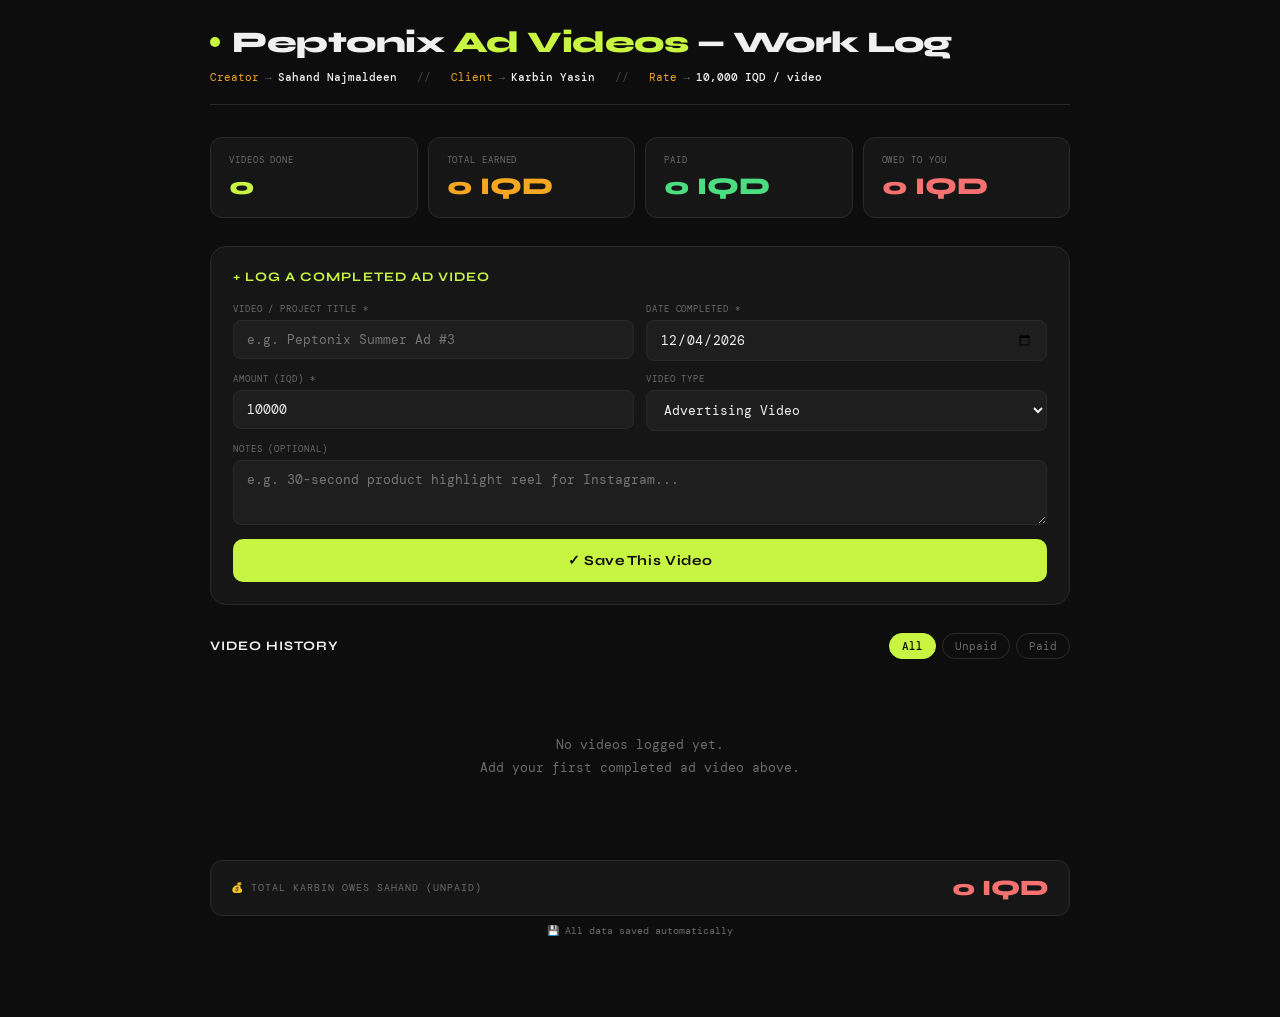
<file: original_repo.html>
<!DOCTYPE html>
<html lang="en">
<head>
<meta charset="UTF-8">
<meta name="viewport" content="width=device-width, initial-scale=1.0">
<title>Peptonix Ad Videos — Work Log</title>
<link href="https://fonts.googleapis.com/css2?family=Syne:wght@400;600;700;800&family=DM+Mono:wght@300;400;500&display=swap" rel="stylesheet">
<style>
  :root {
    --bg: #0d0d0d;
    --surface: #161616;
    --card: #1e1e1e;
    --border: #2a2a2a;
    --accent: #c8f542;
    --accent2: #f5a623;
    --text: #f0f0f0;
    --muted: #6b6b6b;
    --green: #4ade80;
    --red: #f87171;
    --blue: #60a5fa;
  }

  * { margin: 0; padding: 0; box-sizing: border-box; }

  body {
    background: var(--bg);
    color: var(--text);
    font-family: 'DM Mono', monospace;
    min-height: 100vh;
    padding: 24px 16px 80px;
  }

  header {
    max-width: 860px;
    margin: 0 auto 32px;
    border-bottom: 1px solid var(--border);
    padding-bottom: 20px;
  }

  .logo-row {
    display: flex;
    align-items: center;
    gap: 12px;
    margin-bottom: 8px;
  }

  .dot {
    width: 10px; height: 10px;
    border-radius: 50%;
    background: var(--accent);
    animation: pulse 2s infinite;
    flex-shrink: 0;
  }

  @keyframes pulse {
    0%, 100% { opacity: 1; }
    50% { opacity: 0.3; }
  }

  h1 {
    font-family: 'Syne', sans-serif;
    font-size: clamp(20px, 5vw, 30px);
    font-weight: 800;
    letter-spacing: -0.5px;
  }

  h1 span { color: var(--accent); }

  .people-row {
    display: flex;
    gap: 20px;
    flex-wrap: wrap;
    margin-top: 10px;
  }

  .person-tag {
    font-size: 11px;
    color: var(--muted);
    display: flex;
    align-items: center;
    gap: 6px;
  }

  .person-tag .role { color: var(--accent2); }
  .person-tag .name { color: var(--text); font-weight: 500; }

  .stats-row {
    max-width: 860px;
    margin: 0 auto 28px;
    display: grid;
    grid-template-columns: repeat(4, 1fr);
    gap: 10px;
  }

  .stat-card {
    background: var(--surface);
    border: 1px solid var(--border);
    border-radius: 12px;
    padding: 16px 18px;
  }

  .stat-label {
    font-size: 9px;
    color: var(--muted);
    letter-spacing: 0.1em;
    text-transform: uppercase;
    margin-bottom: 6px;
  }

  .stat-value {
    font-family: 'Syne', sans-serif;
    font-size: 24px;
    font-weight: 800;
  }

  .stat-value.green { color: var(--green); }
  .stat-value.yellow { color: var(--accent); }
  .stat-value.orange { color: var(--accent2); }
  .stat-value.red { color: var(--red); }

  /* FORM */
  .form-section {
    max-width: 860px;
    margin: 0 auto 28px;
    background: var(--surface);
    border: 1px solid var(--border);
    border-radius: 16px;
    padding: 22px;
  }

  .form-title {
    font-family: 'Syne', sans-serif;
    font-size: 13px;
    font-weight: 700;
    letter-spacing: 0.08em;
    text-transform: uppercase;
    color: var(--accent);
    margin-bottom: 18px;
  }

  .form-grid {
    display: grid;
    grid-template-columns: 1fr 1fr;
    gap: 12px;
  }

  .form-group {
    display: flex;
    flex-direction: column;
    gap: 5px;
  }

  .form-group.full { grid-column: 1 / -1; }

  label {
    font-size: 9px;
    color: var(--muted);
    letter-spacing: 0.1em;
    text-transform: uppercase;
  }

  input, select, textarea {
    background: var(--card);
    border: 1px solid var(--border);
    border-radius: 8px;
    color: var(--text);
    font-family: 'DM Mono', monospace;
    font-size: 13px;
    padding: 10px 13px;
    outline: none;
    transition: border-color 0.2s;
    width: 100%;
  }

  input:focus, select:focus, textarea:focus { border-color: var(--accent); }
  textarea { resize: vertical; min-height: 65px; }
  select option { background: var(--card); }

  .btn-add {
    margin-top: 14px;
    width: 100%;
    padding: 13px;
    background: var(--accent);
    color: #0d0d0d;
    border: none;
    border-radius: 10px;
    font-family: 'Syne', sans-serif;
    font-size: 14px;
    font-weight: 700;
    letter-spacing: 0.05em;
    cursor: pointer;
    transition: opacity 0.2s, transform 0.1s;
  }

  .btn-add:hover { opacity: 0.88; }
  .btn-add:active { transform: scale(0.98); }
  .btn-add:disabled { opacity: 0.5; cursor: not-allowed; }

  /* EDIT MODAL */
  .modal-overlay {
    display: none;
    position: fixed;
    inset: 0;
    background: rgba(0,0,0,0.75);
    z-index: 100;
    align-items: center;
    justify-content: center;
    padding: 16px;
  }

  .modal-overlay.open { display: flex; }

  .modal {
    background: var(--surface);
    border: 1px solid var(--border);
    border-radius: 16px;
    padding: 24px;
    width: 100%;
    max-width: 520px;
    max-height: 90vh;
    overflow-y: auto;
  }

  .modal-title {
    font-family: 'Syne', sans-serif;
    font-size: 16px;
    font-weight: 800;
    margin-bottom: 18px;
    color: var(--accent);
  }

  .modal-actions {
    display: flex;
    gap: 10px;
    margin-top: 16px;
  }

  .btn-save {
    flex: 1;
    padding: 11px;
    background: var(--accent);
    color: #0d0d0d;
    border: none;
    border-radius: 8px;
    font-family: 'Syne', sans-serif;
    font-size: 13px;
    font-weight: 700;
    cursor: pointer;
    transition: opacity 0.2s;
  }

  .btn-save:hover { opacity: 0.88; }

  .btn-cancel {
    padding: 11px 20px;
    background: var(--card);
    color: var(--muted);
    border: 1px solid var(--border);
    border-radius: 8px;
    font-family: 'DM Mono', monospace;
    font-size: 12px;
    cursor: pointer;
    transition: color 0.2s;
  }

  .btn-cancel:hover { color: var(--text); }

  /* LIST */
  .list-section {
    max-width: 860px;
    margin: 0 auto;
  }

  .list-header {
    display: flex;
    justify-content: space-between;
    align-items: center;
    margin-bottom: 14px;
    flex-wrap: wrap;
    gap: 10px;
  }

  .list-title {
    font-family: 'Syne', sans-serif;
    font-size: 13px;
    font-weight: 700;
    letter-spacing: 0.08em;
    text-transform: uppercase;
  }

  .filter-tabs {
    display: flex;
    gap: 6px;
  }

  .tab {
    padding: 5px 12px;
    border-radius: 20px;
    font-size: 11px;
    border: 1px solid var(--border);
    background: none;
    color: var(--muted);
    cursor: pointer;
    font-family: 'DM Mono', monospace;
    transition: all 0.2s;
  }

  .tab.active {
    background: var(--accent);
    color: #0d0d0d;
    border-color: var(--accent);
    font-weight: 500;
  }

  .empty-state {
    text-align: center;
    padding: 60px 20px;
    color: var(--muted);
    font-size: 13px;
    line-height: 1.8;
  }

  .loading-state {
    text-align: center;
    padding: 40px 20px;
    color: var(--muted);
    font-size: 12px;
    letter-spacing: 0.05em;
  }

  .project-card {
    background: var(--surface);
    border: 1px solid var(--border);
    border-radius: 14px;
    padding: 18px 20px;
    margin-bottom: 10px;
    animation: slideIn 0.3s ease;
    transition: border-color 0.2s;
  }

  .project-card:hover { border-color: #3a3a3a; }

  @keyframes slideIn {
    from { opacity: 0; transform: translateY(8px); }
    to { opacity: 1; transform: translateY(0); }
  }

  .card-top {
    display: flex;
    justify-content: space-between;
    align-items: flex-start;
    gap: 10px;
    margin-bottom: 10px;
  }

  .card-left { flex: 1; min-width: 0; }

  .card-num {
    font-size: 9px;
    color: var(--muted);
    letter-spacing: 0.08em;
    margin-bottom: 3px;
  }

  .card-name {
    font-family: 'Syne', sans-serif;
    font-size: 15px;
    font-weight: 700;
    word-break: break-word;
  }

  .card-badges {
    display: flex;
    gap: 6px;
    flex-wrap: wrap;
    align-items: center;
    flex-shrink: 0;
  }

  .badge {
    font-size: 9px;
    padding: 3px 9px;
    border-radius: 20px;
    font-weight: 500;
    letter-spacing: 0.05em;
    text-transform: uppercase;
    white-space: nowrap;
  }

  .badge.paid { background: rgba(200,245,66,0.12); color: var(--accent); border: 1px solid rgba(200,245,66,0.25); }
  .badge.unpaid { background: rgba(248,113,113,0.12); color: var(--red); border: 1px solid rgba(248,113,113,0.25); }

  .card-meta {
    font-size: 11px;
    color: var(--muted);
    margin-bottom: 10px;
  }

  .card-amount {
    font-family: 'Syne', sans-serif;
    font-size: 22px;
    font-weight: 800;
    color: var(--accent);
  }

  .card-notes {
    font-size: 12px;
    color: var(--muted);
    margin-top: 10px;
    line-height: 1.6;
    border-top: 1px solid var(--border);
    padding-top: 10px;
  }

  .card-actions {
    display: flex;
    gap: 8px;
    margin-top: 14px;
    flex-wrap: wrap;
  }

  .btn-sm {
    padding: 6px 13px;
    border-radius: 7px;
    font-size: 11px;
    border: 1px solid var(--border);
    background: var(--card);
    color: var(--text);
    cursor: pointer;
    font-family: 'DM Mono', monospace;
    transition: all 0.15s;
  }

  .btn-sm:hover { border-color: var(--accent); color: var(--accent); }
  .btn-sm.danger:hover { border-color: var(--red); color: var(--red); }
  .btn-sm.pay { border-color: rgba(200,245,66,0.25); color: var(--accent); }
  .btn-sm.pay:hover { background: rgba(200,245,66,0.08); }
  .btn-sm.edit { border-color: rgba(96,165,250,0.25); color: var(--blue); }
  .btn-sm.edit:hover { background: rgba(96,165,250,0.08); }

  .total-bar {
    max-width: 860px;
    margin: 20px auto 0;
    background: var(--surface);
    border: 1px solid var(--border);
    border-radius: 12px;
    padding: 14px 20px;
    display: flex;
    justify-content: space-between;
    align-items: center;
    flex-wrap: wrap;
    gap: 10px;
  }

  .total-label {
    font-size: 10px;
    color: var(--muted);
    letter-spacing: 0.1em;
    text-transform: uppercase;
  }

  .total-amount {
    font-family: 'Syne', sans-serif;
    font-size: 22px;
    font-weight: 800;
    color: var(--red);
  }

  .saved-note {
    max-width: 860px;
    margin: 8px auto 0;
    text-align: center;
    font-size: 10px;
    color: var(--muted);
  }

  @media (max-width: 560px) {
    .form-grid { grid-template-columns: 1fr; }
    .stats-row { grid-template-columns: 1fr 1fr; }
    .card-top { flex-direction: column; }
  }
</style>
</head>
<body>

<header>
  <div class="logo-row">
    <div class="dot"></div>
    <h1>Peptonix <span>Ad Videos</span> — Work Log</h1>
  </div>
  <div class="people-row">
    <div class="person-tag">
      <span class="role">Creator</span>
      <span>→</span>
      <span class="name">Sahand Najmaldeen</span>
    </div>
    <div class="person-tag" style="color:#444">//</div>
    <div class="person-tag">
      <span class="role">Client</span>
      <span>→</span>
      <span class="name">Karbin Yasin</span>
    </div>
    <div class="person-tag" style="color:#444">//</div>
    <div class="person-tag">
      <span class="role">Rate</span>
      <span>→</span>
      <span class="name">10,000 IQD / video</span>
    </div>
  </div>
</header>

<div class="stats-row">
  <div class="stat-card">
    <div class="stat-label">Videos Done</div>
    <div class="stat-value yellow" id="stat-total">0</div>
  </div>
  <div class="stat-card">
    <div class="stat-label">Total Earned</div>
    <div class="stat-value orange" id="stat-total-earned">0 IQD</div>
  </div>
  <div class="stat-card">
    <div class="stat-label">Paid</div>
    <div class="stat-value green" id="stat-paid">0 IQD</div>
  </div>
  <div class="stat-card">
    <div class="stat-label">Owed to You</div>
    <div class="stat-value red" id="stat-owed">0 IQD</div>
  </div>
</div>

<div class="form-section">
  <div class="form-title">+ Log a Completed Ad Video</div>
  <div class="form-grid">
    <div class="form-group">
      <label>Video / Project Title *</label>
      <input type="text" id="inp-name" placeholder="e.g. Peptonix Summer Ad #3">
    </div>
    <div class="form-group">
      <label>Date Completed *</label>
      <input type="date" id="inp-date">
    </div>
    <div class="form-group">
      <label>Amount (IQD) *</label>
      <input type="number" id="inp-amount" placeholder="10000">
    </div>
    <div class="form-group">
      <label>Video Type</label>
      <select id="inp-type">
        <option value="Advertising Video">Advertising Video</option>
        <option value="Product Promo">Product Promo</option>
        <option value="Social Media Ad">Social Media Ad</option>
        <option value="Story Ad">Story Ad</option>
        <option value="Other">Other</option>
      </select>
    </div>
    <div class="form-group full">
      <label>Notes (optional)</label>
      <textarea id="inp-notes" placeholder="e.g. 30-second product highlight reel for Instagram..."></textarea>
    </div>
  </div>
  <button class="btn-add" id="btn-add-main" onclick="addProject()">✓ Save This Video</button>
</div>

<!-- EDIT MODAL -->
<div class="modal-overlay" id="edit-modal">
  <div class="modal">
    <div class="modal-title">✏ Edit Project</div>
    <input type="hidden" id="edit-id">
    <div class="form-grid">
      <div class="form-group">
        <label>Video / Project Title *</label>
        <input type="text" id="edit-name">
      </div>
      <div class="form-group">
        <label>Date Completed *</label>
        <input type="date" id="edit-date">
      </div>
      <div class="form-group">
        <label>Amount (IQD) *</label>
        <input type="number" id="edit-amount">
      </div>
      <div class="form-group">
        <label>Video Type</label>
        <select id="edit-type">
          <option value="Advertising Video">Advertising Video</option>
          <option value="Product Promo">Product Promo</option>
          <option value="Social Media Ad">Social Media Ad</option>
          <option value="Story Ad">Story Ad</option>
          <option value="Other">Other</option>
        </select>
      </div>
      <div class="form-group full">
        <label>Notes</label>
        <textarea id="edit-notes"></textarea>
      </div>
    </div>
    <div class="modal-actions">
      <button class="btn-save" onclick="saveEdit()">✓ Save Changes</button>
      <button class="btn-cancel" onclick="closeModal()">Cancel</button>
    </div>
  </div>
</div>

<div class="list-section">
  <div class="list-header">
    <div class="list-title">Video History</div>
    <div class="filter-tabs">
      <button class="tab active" onclick="setFilter('all', this)">All</button>
      <button class="tab" onclick="setFilter('unpaid', this)">Unpaid</button>
      <button class="tab" onclick="setFilter('paid', this)">Paid</button>
    </div>
  </div>
  <div id="project-list"><div class="loading-state">Loading...</div></div>
</div>

<div class="total-bar">
  <div>
    <div class="total-label">💰 Total Karbin Owes Sahand (Unpaid)</div>
  </div>
  <div class="total-amount" id="total-unpaid">0 IQD</div>
</div>

<div class="saved-note" id="saved-note">💾 All data saved automatically</div>

<script>
  const STORAGE_KEY = 'peptonix_worklog_v1';
  let projects = [];
  let currentFilter = 'all';

  // ── Storage helpers ──────────────────────────────────────────────
  async function loadData() {
    try {
      const result = await window.storage.get(STORAGE_KEY);
      if (result && result.value) {
        projects = JSON.parse(result.value);
      }
    } catch (e) {
      projects = [];
    }
    render();
  }

  async function saveData() {
    try {
      await window.storage.set(STORAGE_KEY, JSON.stringify(projects));
      const note = document.getElementById('saved-note');
      note.textContent = '✓ Saved at ' + new Date().toLocaleTimeString();
    } catch (e) {
      const note = document.getElementById('saved-note');
      note.textContent = '⚠ Save failed — ' + e.message;
    }
  }

  // ── Filter ───────────────────────────────────────────────────────
  function setFilter(f, el) {
    currentFilter = f;
    document.querySelectorAll('.tab').forEach(t => t.classList.remove('active'));
    el.classList.add('active');
    render();
  }

  // ── Add ──────────────────────────────────────────────────────────
  async function addProject() {
    const name   = document.getElementById('inp-name').value.trim();
    const type   = document.getElementById('inp-type').value;
    const date   = document.getElementById('inp-date').value;
    const amount = parseFloat(document.getElementById('inp-amount').value);
    const notes  = document.getElementById('inp-notes').value.trim();

    if (!name)              { alert('Please enter a video/project title.'); return; }
    if (!date)              { alert('Please enter the completion date.'); return; }
    if (!amount || isNaN(amount)) { alert('Please enter a valid amount.'); return; }

    const btn = document.getElementById('btn-add-main');
    btn.disabled = true;
    btn.textContent = 'Saving…';

    const project = {
      id: Date.now(),
      name, type, date, amount, notes,
      paid: false,
      createdAt: new Date().toISOString()
    };

    projects.unshift(project);
    await saveData();
    render();

    document.getElementById('inp-name').value   = '';
    document.getElementById('inp-notes').value  = '';
    document.getElementById('inp-amount').value = '10000';
    document.getElementById('inp-date').value   = new Date().toISOString().split('T')[0];

    btn.disabled = false;
    btn.textContent = '✓ Save This Video';
  }

  // ── Edit modal ───────────────────────────────────────────────────
  function openEditModal(id) {
    const p = projects.find(x => x.id === id);
    if (!p) return;
    document.getElementById('edit-id').value     = p.id;
    document.getElementById('edit-name').value   = p.name;
    document.getElementById('edit-date').value   = p.date;
    document.getElementById('edit-amount').value = p.amount;
    document.getElementById('edit-type').value   = p.type;
    document.getElementById('edit-notes').value  = p.notes || '';
    document.getElementById('edit-modal').classList.add('open');
  }

  function closeModal() {
    document.getElementById('edit-modal').classList.remove('open');
  }

  async function saveEdit() {
    const id     = parseInt(document.getElementById('edit-id').value);
    const p      = projects.find(x => x.id === id);
    if (!p) return;

    const name   = document.getElementById('edit-name').value.trim();
    const date   = document.getElementById('edit-date').value;
    const amount = parseFloat(document.getElementById('edit-amount').value);

    if (!name)   { alert('Please enter a title.'); return; }
    if (!date)   { alert('Please enter a date.'); return; }
    if (!amount || isNaN(amount)) { alert('Please enter a valid amount.'); return; }

    p.name   = name;
    p.date   = date;
    p.amount = amount;
    p.type   = document.getElementById('edit-type').value;
    p.notes  = document.getElementById('edit-notes').value.trim();

    await saveData();
    render();
    closeModal();
  }

  // ── Paid toggle ──────────────────────────────────────────────────
  async function markPaid(id) {
    const p = projects.find(x => x.id === id);
    if (p) { p.paid = !p.paid; await saveData(); render(); }
  }

  // ── Delete ───────────────────────────────────────────────────────
  async function deleteProject(id) {
    const p = projects.find(x => x.id === id);
    if (!p) return;
    if (!confirm(`Delete "${p.name}"?\nThis cannot be undone.`)) return;
    projects = projects.filter(x => x.id !== id);
    await saveData();
    render();
  }

  // ── Helpers ──────────────────────────────────────────────────────
  function formatDate(d) {
    if (!d) return '—';
    const [y, m, day] = d.split('-');
    const months = ['Jan','Feb','Mar','Apr','May','Jun','Jul','Aug','Sep','Oct','Nov','Dec'];
    return `${parseInt(day)} ${months[parseInt(m)-1]} ${y}`;
  }

  function formatMoney(n) {
    return Number(n).toLocaleString('en-US') + ' IQD';
  }

  function escHtml(s) {
    return String(s)
      .replace(/&/g,'&amp;')
      .replace(/</g,'&lt;')
      .replace(/>/g,'&gt;')
      .replace(/"/g,'&quot;');
  }

  // ── Render ───────────────────────────────────────────────────────
  function render() {
    const filtered = projects.filter(p => {
      if (currentFilter === 'paid')   return p.paid;
      if (currentFilter === 'unpaid') return !p.paid;
      return true;
    });

    const totalEarned = projects.reduce((s, p) => s + p.amount, 0);
    const totalPaid   = projects.filter(p =>  p.paid).reduce((s, p) => s + p.amount, 0);
    const totalOwed   = projects.filter(p => !p.paid).reduce((s, p) => s + p.amount, 0);

    document.getElementById('stat-total').textContent        = projects.length;
    document.getElementById('stat-total-earned').textContent = formatMoney(totalEarned);
    document.getElementById('stat-paid').textContent         = formatMoney(totalPaid);
    document.getElementById('stat-owed').textContent         = formatMoney(totalOwed);
    document.getElementById('total-unpaid').textContent      = formatMoney(totalOwed);

    const list = document.getElementById('project-list');

    if (filtered.length === 0) {
      list.innerHTML = `<div class="empty-state">No videos logged yet.<br>Add your first completed ad video above.</div>`;
      return;
    }

    // Number them in original order (oldest = #1)
    const sorted = [...projects].reverse();

    list.innerHTML = filtered.map(p => {
      const num = sorted.findIndex(x => x.id === p.id) + 1;
      return `
        <div class="project-card">
          <div class="card-top">
            <div class="card-left">
              <div class="card-num">VIDEO #${num} &nbsp;·&nbsp; ${escHtml(p.type)}</div>
              <div class="card-name">${escHtml(p.name)}</div>
            </div>
            <div class="card-badges">
              <span class="badge ${p.paid ? 'paid' : 'unpaid'}">${p.paid ? 'Paid ✓' : 'Unpaid'}</span>
            </div>
          </div>
          <div class="card-meta">📅 Completed: ${formatDate(p.date)}</div>
          <div class="card-amount">${formatMoney(p.amount)}</div>
          ${p.notes ? `<div class="card-notes">${escHtml(p.notes)}</div>` : ''}
          <div class="card-actions">
            <button class="btn-sm edit"   onclick="openEditModal(${p.id})">✏ Edit</button>
            <button class="btn-sm pay"    onclick="markPaid(${p.id})">${p.paid ? '↩ Mark Unpaid' : '✓ Mark as Paid'}</button>
            <button class="btn-sm danger" onclick="deleteProject(${p.id})">✕ Delete</button>
          </div>
        </div>
      `;
    }).join('');
  }

  // ── Close modal on overlay click ─────────────────────────────────
  document.getElementById('edit-modal').addEventListener('click', function(e) {
    if (e.target === this) closeModal();
  });

  // ── Defaults ─────────────────────────────────────────────────────
  document.getElementById('inp-date').value   = new Date().toISOString().split('T')[0];
  document.getElementById('inp-amount').value = '10000';

  loadData();
</script>
</body>
</html>
</file>
